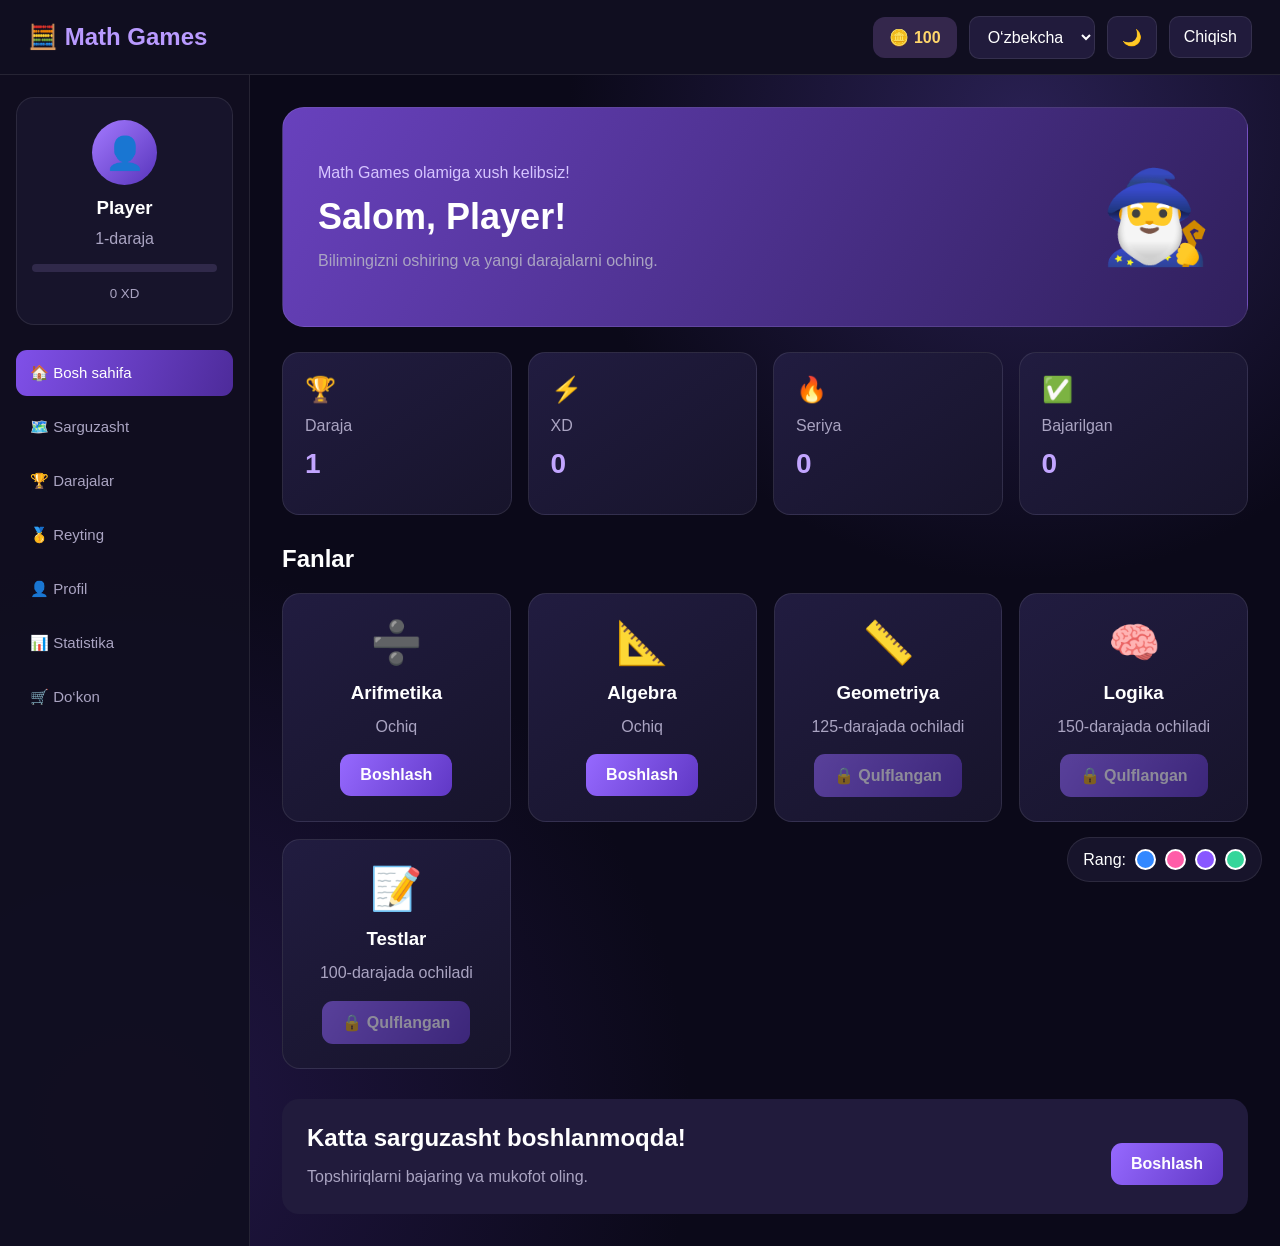
<file: index.html>
<!DOCTYPE html>
<html lang="uz">
<head>
    <meta charset="UTF-8">
    <meta name="viewport" content="width=device-width, initial-scale=1.0">
    <title>Math Games</title>
    <link rel="stylesheet" href="style.css">
</head>
<body>

<header class="header">
    <div class="logo">🧮 Math Games</div>

    <div class="header-right">
        <span class="gold">🪙 <b id="gold">100</b></span>

        <select id="languageSelect">
            <option value="uz">O‘zbekcha</option>
            <option value="ru">Русский</option>
        </select>

        <button id="themeBtn" class="icon-btn">🌙</button>
        <button id="logoutBtn" class="small-btn">Chiqish</button>
    </div>
</header>

<div class="app-layout">

    <aside class="sidebar">

        <div class="player-card">
            <div class="avatar" id="avatar">👤</div>
            <h3 id="username">Player</h3>
            <p id="level">1-daraja</p>

            <div class="xp-track">
                <div id="sidebarXPBar"></div>
            </div>

            <small><span id="sidebarXD">0</span> XD</small>
        </div>

        <nav>
            <button class="nav-btn active" data-page="home">🏠 Bosh sahifa</button>
            <button class="nav-btn" data-page="adventure">🗺️ Sarguzasht</button>
            <button class="nav-btn" data-page="levels">🏆 Darajalar</button>
            <button class="nav-btn" data-page="ranking">🥇 Reyting</button>
            <button class="nav-btn" data-page="profile">👤 Profil</button>
            <button class="nav-btn" data-page="stats">📊 Statistika</button>
            <button class="nav-btn" data-page="shop">🛒 Do‘kon</button>
        </nav>

    </aside>

    <main class="main-content">

        <!-- HOME -->
        <section id="home" class="page active">

            <div class="welcome">
                <div>
                    <p class="eyebrow">Math Games olamiga xush kelibsiz!</p>
                    <h1>Salom, <span id="homeUsername">Player</span>!</h1>
                    <p>Bilimingizni oshiring va yangi darajalarni oching.</p>
                </div>

                <div class="welcome-character">🧙‍♂️</div>
            </div>

            <div class="stats-grid">
                <div class="stat-card">
                    <span>🏆</span>
                    <p>Daraja</p>
                    <h2 id="homeLevel">1</h2>
                </div>

                <div class="stat-card">
                    <span>⚡</span>
                    <p>XD</p>
                    <h2 id="homeXD">0</h2>
                </div>

                <div class="stat-card">
                    <span>🔥</span>
                    <p>Seriya</p>
                    <h2 id="homeStreak">0</h2>
                </div>

                <div class="stat-card">
                    <span>✅</span>
                    <p>Bajarilgan</p>
                    <h2 id="homeDone">0</h2>
                </div>
            </div>

            <h2>Fanlar</h2>

            <div class="direction-grid">

                <div class="direction-card">
                    <span>➗</span>
                    <h3>Arifmetika</h3>
                    <p>Ochiq</p>
                    <button class="primary-btn subject-btn"
                            data-category="arithmetic">
                        Boshlash
                    </button>
                </div>

                <div class="direction-card">
                    <span>📐</span>
                    <h3>Algebra</h3>
                    <p>Ochiq</p>
                    <button class="primary-btn subject-btn"
                            data-category="algebra">
                        Boshlash
                    </button>
                </div>

                <div class="direction-card">
                    <span>📏</span>
                    <h3>Geometriya</h3>
                    <p>125-darajada ochiladi</p>
                    <button class="primary-btn subject-btn"
                            data-category="geometry">
                        Qulflangan
                    </button>
                </div>

                <div class="direction-card">
                    <span>🧠</span>
                    <h3>Logika</h3>
                    <p>150-darajada ochiladi</p>
                    <button class="primary-btn subject-btn"
                            data-category="logic">
                        Qulflangan
                    </button>
                </div>

                <div class="direction-card">
                    <span>📝</span>
                    <h3>Testlar</h3>
                    <p>100-darajada ochiladi</p>
                    <button class="primary-btn subject-btn"
                            data-category="tests">
                        Qulflangan
                    </button>
                </div>

            </div>

            <div class="adventure-banner">
                <div>
                    <h2>Katta sarguzasht boshlanmoqda!</h2>
                    <p>Topshiriqlarni bajaring va mukofot oling.</p>
                </div>

                <button class="primary-btn" data-open="adventure">
                    Boshlash
                </button>
            </div>

        </section>

        <!-- ADVENTURE -->
        <section id="adventure" class="page">
            <h1>🗺️ Sarguzasht</h1>
            <p>Hududlarni oching va matematik topshiriqlarni bajaring.</p>

            <div class="adventure-grid">
                <div class="map-card">
                    <span>🏔️</span>
                    <h2>Tog‘lar</h2>
                    <p>Birinchi sinovlar</p>
                    <button id="startAdventure" class="primary-btn">
                        Boshlash
                    </button>
                </div>

                <div class="map-card">
                    <span>🌲</span>
                    <h2>Sehrli o‘rmon</h2>
                    <p>Yangi sarguzashtlar</p>
                    <button class="primary-btn" disabled>
                        Qulflangan
                    </button>
                </div>
            </div>
        </section>

        <!-- LEVELS -->
        <section id="levels" class="page">
            <h1>🏆 Darajalar</h1>

            <div class="stats-grid">
                <div class="stat-card">
                    <p>Ochiq darajalar</p>
                    <h2 id="unlockedCount">1</h2>
                </div>

                <div class="stat-card">
                    <p>O‘tilgan darajalar</p>
                    <h2 id="levelDoneCount">0</h2>
                </div>
            </div>

            <div id="levelsList" class="levels-list"></div>
        </section>

        <!-- GAME -->
        <section id="game" class="page">

            <button id="backToGamePage" class="secondary-btn">
                ← Orqaga
            </button>

            <div class="game-card">

                <div class="game-top">
                    <span id="gameProgress">1 / 10</span>
                    <span id="gameCategory">Arifmetika</span>
                    <span id="gameTimer">02:23</span>
                </div>

                <div class="progress-track">
                    <div id="progressBar"></div>
                </div>

                <div class="game-character" id="gameCharacter">🧙‍♂️</div>

                <h1 id="gameTitle">Matematika</h1>
                <p id="gameStory">Darajangiz kuchli! O‘zingizga ishoning!</p>

                <h2 id="question">12 + 8 = ?</h2>

                <div id="answers" class="answers-grid"></div>

                <p id="answerMessage" class="answer-message"></p>

                <button id="nextQuestion" class="primary-btn" hidden>
                    Keyingi savol
                </button>

            </div>
        </section>

        <!-- TEST SETUP -->
        <section id="testSetup" class="page">
            <h1>Test sozlamalari</h1>

            <div class="settings-card">

                <label for="testAudience">Kim uchun test?</label>
                <select id="testAudience">
                    <option value="school">Maktab o‘quvchisi</option>
                    <option value="teacher">O‘qituvchi</option>
                    <option value="university">Universitet talabasi</option>
                </select>

                <div id="schoolGradeBox">
                    <label for="schoolGrade">Sinfni tanlang</label>
                    <select id="schoolGrade">
                        <option value="1">1-sinf</option>
                        <option value="2">2-sinf</option>
                        <option value="3">3-sinf</option>
                        <option value="4">4-sinf</option>
                        <option value="5">5-sinf</option>
                        <option value="6" selected>6-sinf</option>
                        <option value="7">7-sinf</option>
                        <option value="8">8-sinf</option>
                        <option value="9">9-sinf</option>
                        <option value="10">10-sinf</option>
                        <option value="11">11-sinf</option>
                    </select>
                </div>

                <div id="teacherLevelBox" hidden>
                    <label for="teacherLevel">O‘qituvchi darajasi</label>
                    <select id="teacherLevel">
                        <option value="beginner">Boshlang‘ich</option>
                        <option value="middle">O‘rta</option>
                        <option value="advanced">Yuqori</option>
                        <option value="expert">Mutaxassis</option>
                    </select>
                </div>

                <div id="courseBox" hidden>
                    <label for="universityCourse">Kursni tanlang</label>
                    <select id="universityCourse">
                        <option value="1">1-kurs</option>
                        <option value="2">2-kurs</option>
                        <option value="3">3-kurs</option>
                        <option value="4">4-kurs</option>
                    </select>
                </div>

                <label for="testDifficulty">Qiyinlik</label>
                <select id="testDifficulty">
                    <option value="easy">Oson</option>
                    <option value="medium" selected>O‘rta</option>
                    <option value="hard">Qiyin</option>
                </select>

                <label for="testCount">Savollar soni</label>
                <select id="testCount">
                    <option value="10">10</option>
                    <option value="20">20</option>
                    <option value="30">30</option>
                    <option value="50">50</option>
                </select>

                <button id="beginTest" class="primary-btn">
                    Testni boshlash
                </button>

            </div>
        </section>

        <!-- RANKING -->
        <section id="ranking" class="page">
            <h1>🥇 Reyting</h1>
            <p>O‘yinchilar natijalari bo‘yicha reyting.</p>

            <div class="table-wrap">
                <table>
                    <thead>
                        <tr>
                            <th>#</th>
                            <th>O‘yinchi</th>
                            <th>Daraja</th>
                            <th>XD</th>
                        </tr>
                    </thead>

                    <tbody id="rankingList"></tbody>
                </table>
            </div>
        </section>

        <!-- PUBLIC PROFILE -->
        <section id="publicProfile" class="page">
            <button class="secondary-btn" id="backToRanking">
                ← Orqaga
            </button>
            <div id="publicProfileContent"></div>
        </section>

        <!-- PROFILE -->
        <section id="profile" class="page">
            <h1>👤 Profil</h1>

            <div class="profile-card">
                <div class="avatar large" id="profileAvatar">👤</div>
                <h2 id="profileName">Player</h2>
                <p>Daraja: <b id="profileLevel">1</b></p>
                <p>🪙 <b id="profileGold">100</b></p>
                <p>⚡ <b id="profileXD">0 XD</b></p>
            </div>

            <div class="settings-card">
                <h2>Akkaunt sozlamalari</h2>

                <label for="editUsername">Yangi ism</label>
                <input id="editUsername" type="text" placeholder="Yangi ism">

                <label for="editLogin">Yangi login</label>
                <input id="editLogin" type="text" placeholder="Yangi login">

                <button id="saveProfileBtn" class="primary-btn">
                    Saqlash
                </button>

                <hr>

                <h2>Parolni o‘zgartirish</h2>

                <input id="oldPassword" type="password" placeholder="Eski parol">
                <input id="newPassword" type="password" placeholder="Yangi parol">
                <input id="confirmPassword" type="password" placeholder="Yangi parolni takrorlang">

                <button id="changePasswordBtn" class="primary-btn">
                    O‘zgartirish
                </button>

                <p id="profileMessage"></p>
                <p id="passwordMessage"></p>
            </div>
        </section>

        <!-- STATS -->
        <section id="stats" class="page">
            <h1>📊 Statistika</h1>

            <div class="stats-grid">
                <div class="stat-card">
                    <p>Daraja</p>
                    <h2 id="statsLevel">1</h2>
                </div>

                <div class="stat-card">
                    <p>XD</p>
                    <h2 id="statsXD">0</h2>
                </div>

                <div class="stat-card">
                    <p>Bajarilgan</p>
                    <h2 id="statsDone">0</h2>
                </div>

                <div class="stat-card">
                    <p>Seriya</p>
                    <h2 id="statsStreak">0</h2>
                </div>
            </div>
        </section>

        <!-- SHOP -->
        <section id="shop" class="page">
            <h1>🛒 Do‘kon</h1>

            <div class="shop-grid">
                <div class="shop-card">
                    <span>🧊</span>
                    <h2>Muzlatkich</h2>
                    <p>Kunlik seriyani saqlab qoladi.</p>
                    <b>150 🪙</b>
                    <button class="buy-btn" data-item="freeze" data-price="150">
                        Sotib olish
                    </button>
                </div>

                <div class="shop-card">
                    <span>🎭</span>
                    <h2>Yangi avatar</h2>
                    <p>Profil avataringizni yangilang.</p>
                    <b>250 🪙</b>
                    <button class="buy-btn" data-item="avatar" data-price="250">
                        Sotib olish
                    </button>
                </div>

                <div class="shop-card">
                    <span>📦</span>
                    <h2>Topshiriqlar to‘plami</h2>
                    <p>Qo‘shimcha topshiriqlar.</p>
                    <b>50 🪙</b>
                    <button class="buy-btn" data-item="task" data-price="50">
                        Sotib olish
                    </button>
                </div>
            </div>

            <p id="shopMessage" class="shop-message"></p>

            <!-- Promo area app.js tomonidan qo‘shiladi -->
        </section>

    </main>
</div>

<div class="theme-panel">
    <span>Rang:</span>
    <button class="color-btn" data-color="blue" title="Blue"></button>
    <button class="color-btn" data-color="pink" title="Pink"></button>
    <button class="color-btn" data-color="purple" title="Purple"></button>
    <button class="color-btn" data-color="green" title="Green"></button>
</div>

<script src="app.js"></script>

</body>
</html>
</file>
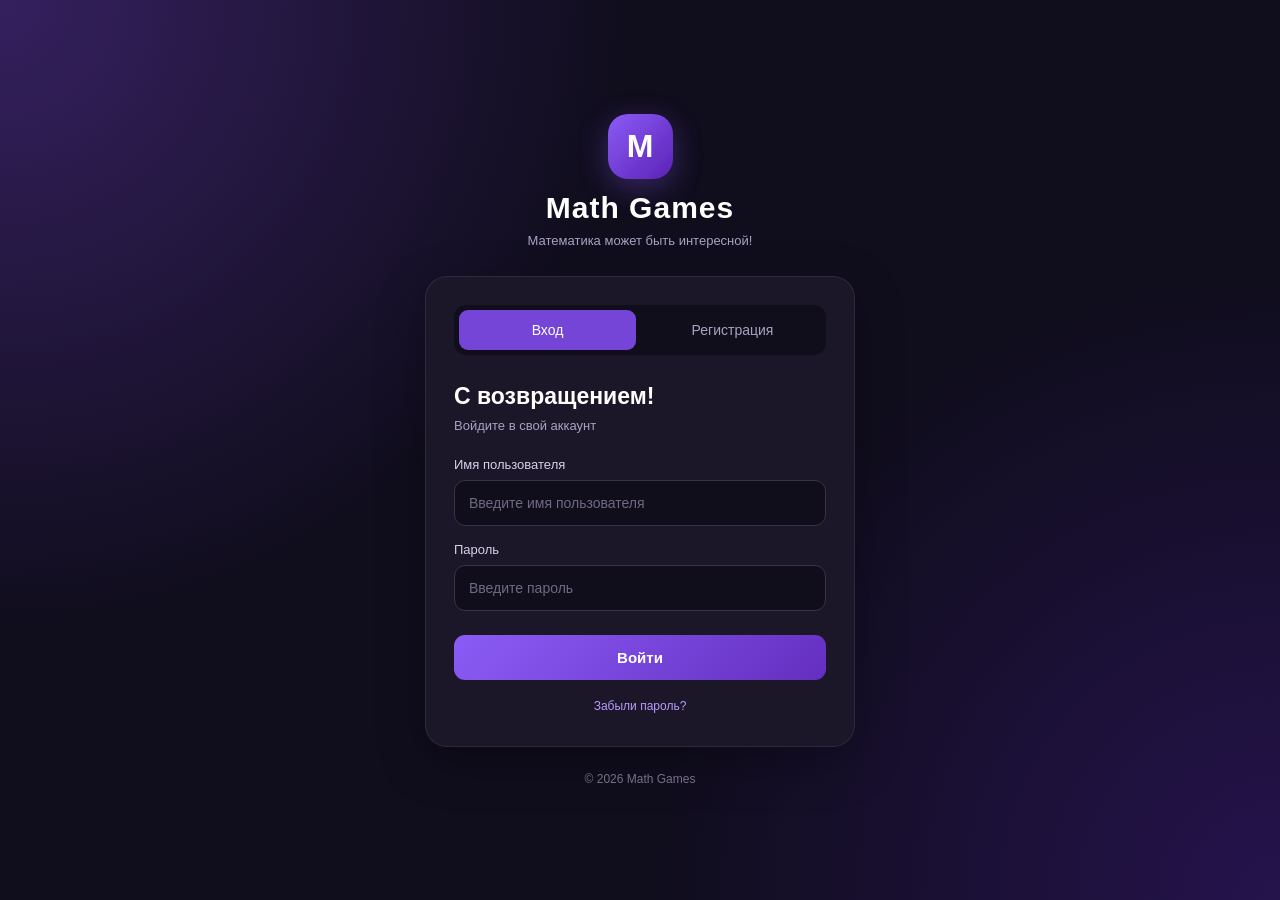
<file: login.html>
<!DOCTYPE html>
<html lang="ru">
<head>
    <meta charset="UTF-8">
    <meta name="viewport" content="width=device-width, initial-scale=1.0">
    <title>Math Games — Вход</title>
    <link rel="stylesheet" href="login.css">
</head>
<body>

    <div class="login-container">

        <div class="logo">
            <div class="logo-icon">M</div>
            <h1>Math Games</h1>
            <p>Математика может быть интересной!</p>
        </div>

        <div class="login-card">

            <div class="tabs" id="authTabs">
                <button class="tab active" id="loginTab">Вход</button>
                <button class="tab" id="registerTab">Регистрация</button>
            </div>

            <form id="loginForm">
                <h2>С возвращением!</h2>
                <p>Войдите в свой аккаунт</p>

                <label>Имя пользователя</label>
                <input type="text" id="loginUsername"
                    placeholder="Введите имя пользователя" required>

                <label>Пароль</label>
                <input type="password" id="loginPassword"
                    placeholder="Введите пароль" required>

                <button type="submit" class="main-button">Войти</button>

                <div id="loginMessage"></div>

                <button type="button" class="forgot-link" id="forgotBtn">
                    Забыли пароль?
                </button>
            </form>

            <form id="registerForm" class="hidden">
                <h2>Создать аккаунт</h2>
                <p>Присоединяйтесь к Math Games</p>

                <label>Имя пользователя</label>
                <input type="text" id="registerUsername"
                    placeholder="Придумайте имя пользователя"
                    required minlength="3">

                <label>Пароль</label>
                <input type="password" id="registerPassword"
                    placeholder="Придумайте пароль"
                    required minlength="8">

                <label>Повторите пароль</label>
                <input type="password" id="repeatPassword"
                    placeholder="Повторите пароль"
                    required minlength="8">

                <button type="submit" class="main-button">
                    Создать аккаунт
                </button>

                <div id="registerMessage"></div>
            </form>

            <form id="recoveryForm" class="hidden">
                <h2>Восстановление пароля</h2>
                <p>Подтвердите данные своего аккаунта</p>

                <label>Имя пользователя</label>
                <input type="text" id="recoveryUsername"
                    placeholder="Введите имя пользователя" required>

                <label>Количество золотых монет</label>
                <input type="number" id="recoveryGold"
                    placeholder="Например: 250" required min="0">

                <label>Уровень аккаунта</label>
                <input type="number" id="recoveryLevel"
                    placeholder="Например: 5" required min="1">

                <label>Количество XP</label>
                <input type="number" id="recoveryXP"
                    placeholder="Например: 120" required min="0">

                <button type="submit" class="main-button">
                    Проверить данные
                </button>

                <div id="recoveryMessage"></div>
            </form>

            <form id="newPasswordForm" class="hidden">
                <h2>Новый пароль</h2>
                <p>Придумайте новый пароль для аккаунта</p>

                <label>Новый пароль</label>
                <input type="password" id="newPassword"
                    placeholder="Введите новый пароль"
                    required minlength="8">

                <label>Повторите новый пароль</label>
                <input type="password" id="repeatNewPassword"
                    placeholder="Повторите новый пароль"
                    required minlength="8">

                <button type="submit" class="main-button">
                    Сохранить пароль
                </button>

                <div id="newPasswordMessage"></div>
            </form>

            <button type="button" id="backToLogin" class="forgot-link hidden">
                Вернуться ко входу
            </button>

        </div>

        <footer>© 2026 Math Games</footer>

    </div>

    <script src="login.js"></script>
</body>
</html>
</file>
<file: style.css>
:root {
    --bg: #0b0919;
    --panel: #17142b;
    --panel2: #211b3c;
    --purple: #8855f7;
    --purple2: #6339c5;
    --text: #ffffff;
    --muted: #aaa4c2;
    --border: rgba(255,255,255,.09);
    --green: #35d69a;
    --red: #ff5d78;
}

* {
    margin: 0;
    padding: 0;
    box-sizing: border-box;
}

body {
    min-height: 100vh;
    background:
        radial-gradient(circle at 80% 10%, #292052 0, transparent 30%),
        radial-gradient(circle at 10% 90%, #211644 0, transparent 35%),
        var(--bg);
    color: var(--text);
    font-family: Arial, sans-serif;
}

button, input, select {
    font: inherit;
}

button {
    cursor: pointer;
    transition: .2s;
}

button:hover:not(:disabled) {
    transform: translateY(-2px);
    filter: brightness(1.15);
}

button:disabled {
    cursor: not-allowed;
    opacity: .5;
}

.header {
    min-height: 75px;
    padding: 15px 28px;
    display: flex;
    justify-content: space-between;
    align-items: center;
    gap: 15px;
    background: #100e20;
    border-bottom: 1px solid var(--border);
    position: sticky;
    top: 0;
    z-index: 20;
}

.logo {
    font-size: 24px;
    font-weight: 800;
    color: #b99aff;
}

.header-right {
    display: flex;
    align-items: center;
    gap: 12px;
}

.gold {
    background: #34274c;
    padding: 11px 16px;
    border-radius: 12px;
    color: #ffd66b;
}

.header-right select,
.icon-btn,
.small-btn {
    background: var(--panel2);
    color: white;
    border: 1px solid var(--border);
    padding: 11px 14px;
    border-radius: 10px;
}

.app-layout {
    display: flex;
    min-height: calc(100vh - 75px);
}

.sidebar {
    width: 250px;
    flex-shrink: 0;
    padding: 22px 16px;
    background: rgba(16,14,32,.95);
    border-right: 1px solid var(--border);
}

.player-card {
    text-align: center;
    background: var(--panel);
    border: 1px solid var(--border);
    padding: 22px 15px;
    border-radius: 18px;
    margin-bottom: 25px;
}

.avatar {
    width: 65px;
    height: 65px;
    margin: 0 auto 12px;
    display: grid;
    place-items: center;
    background: linear-gradient(135deg,#a47aff,#5734bb);
    border-radius: 50%;
    font-size: 32px;
}

.avatar.large {
    width: 95px;
    height: 95px;
    font-size: 45px;
}

.player-card h3 {
    margin-bottom: 7px;
}

.player-card p,
.player-card small {
    color: var(--muted);
}

.xp-track,
.progress-track {
    height: 8px;
    background: #30294a;
    border-radius: 20px;
    overflow: hidden;
    margin: 12px 0;
}

#sidebarXPBar,
#progressBar {
    height: 100%;
    width: 0;
    background: linear-gradient(90deg,#8a5cff,#c09aff);
    border-radius: 20px;
    transition: width .3s;
}

.sidebar nav {
    display: flex;
    flex-direction: column;
    gap: 8px;
}

.nav-btn {
    text-align: left;
    padding: 14px;
    color: var(--muted);
    background: transparent;
    border-radius: 11px;
    border: none;
    font-size: 15px;
}

.nav-btn:hover,
.nav-btn.active {
    color: white;
    background: linear-gradient(110deg,#8050e9,#4d2b9a);
}

.main-content {
    flex: 1;
    width: 100%;
    max-width: 1500px;
    padding: 32px;
    margin: 0 auto;
}

.page {
    display: none;
    animation: fadeIn .25s ease;
}

.page.active {
    display: block;
}

@keyframes fadeIn {
    from { opacity: 0; transform: translateY(8px); }
    to { opacity: 1; transform: translateY(0); }
}

h1 {
    font-size: 30px;
    margin-bottom: 22px;
}

h2 {
    margin-bottom: 12px;
}

p {
    color: var(--muted);
    line-height: 1.6;
}

.welcome {
    min-height: 220px;
    padding: 35px;
    display: flex;
    justify-content: space-between;
    align-items: center;
    background: linear-gradient(120deg,#6841bd,#30205c);
    border: 1px solid var(--border);
    border-radius: 22px;
    margin-bottom: 25px;
}

.welcome h1 {
    margin: 10px 0;
    font-size: 36px;
}

.eyebrow {
    color: #d6c5ff;
}

.welcome-character {
    font-size: 90px;
}

.stats-grid {
    display: grid;
    grid-template-columns: repeat(4,1fr);
    gap: 16px;
    margin: 22px 0 30px;
}

.stat-card {
    padding: 22px;
    background: linear-gradient(145deg,#211c40,#17142b);
    border: 1px solid var(--border);
    border-radius: 17px;
}

.stat-card span {
    font-size: 25px;
}

.stat-card p {
    margin: 9px 0;
}

.stat-card h2 {
    color: #c2a5ff;
    font-size: 28px;
}

.direction-grid,
.adventure-grid,
.shop-grid {
    display: grid;
    grid-template-columns: repeat(auto-fit,minmax(190px,1fr));
    gap: 17px;
    margin: 20px 0 30px;
}

.direction-card,
.map-card,
.shop-card {
    background: linear-gradient(145deg,#211c40,#17142b);
    border: 1px solid var(--border);
    border-radius: 18px;
    padding: 24px;
    text-align: center;
}

.direction-card > span,
.map-card > span,
.shop-card > span {
    display: block;
    font-size: 42px;
    margin-bottom: 15px;
}

.direction-card h3,
.shop-card h2 {
    margin-bottom: 10px;
}

.primary-btn {
    padding: 12px 20px;
    background: linear-gradient(120deg,#9669ff,#6038c5);
    color: white;
    border: none;
    border-radius: 11px;
    font-weight: bold;
    margin-top: 15px;
}

.secondary-btn {
    padding: 11px 17px;
    background: var(--panel2);
    color: white;
    border: 1px solid var(--border);
    border-radius: 10px;
    margin-bottom: 20px;
}

.adventure-banner {
    display: flex;
    justify-content: space-between;
    align-items: center;
    gap: 20px;
    padding: 25px;
    background: var(--panel2);
    border-radius: 17px;
    margin-top: 25px;
}

.levels-list {
    display: grid;
    grid-template-columns: repeat(auto-fill,minmax(110px,1fr));
    gap: 12px;
    margin-top: 25px;
}

.level-card {
    background: var(--panel2);
    color: white;
    border: 1px solid var(--border);
    border-radius: 13px;
    padding: 18px 8px;
    display: flex;
    flex-direction: column;
    gap: 9px;
}

.level-card.unlocked {
    background: linear-gradient(135deg,#7145ce,#41277f);
}

.level-card.completed {
    border: 1px solid var(--green);
}

.level-card.locked {
    opacity: .35;
}

.game-card {
    max-width: 750px;
    margin: 20px auto;
    padding: 30px;
    background: linear-gradient(145deg,#211c40,#17142b);
    border: 1px solid var(--border);
    border-radius: 22px;
    text-align: center;
}

.game-top {
    display: flex;
    justify-content: space-between;
    gap: 10px;
    color: #c7b0ff;
    margin-bottom: 20px;
}

.game-character {
    font-size: 65px;
    margin: 20px 0;
}

.game-card h1 {
    color: #c5aaff;
}

.game-card > h2 {
    font-size: 32px;
    margin: 30px 0;
}

.answers-grid {
    display: grid;
    grid-template-columns: repeat(2,1fr);
    gap: 13px;
}

.answer-option {
    background: #30264f;
    border: 1px solid var(--border);
    border-radius: 12px;
    color: white;
    padding: 17px;
    font-size: 20px;
}

.answer-option.correct {
    background: #176d50;
    border-color: var(--green);
}

.answer-option.wrong {
    background: #762c43;
    border-color: var(--red);
}

.answer-message {
    margin: 20px 0;
    font-weight: bold;
}

.settings-card,
.profile-card {
    max-width: 650px;
    padding: 28px;
    background: var(--panel);
    border: 1px solid var(--border);
    border-radius: 18px;
    margin: 20px 0;
}

.settings-card label {
    display: block;
    margin: 16px 0 8px;
    color: var(--muted);
}

.settings-card input,
.settings-card select,
.promo-form input {
    width: 100%;
    padding: 13px;
    border-radius: 10px;
    border: 1px solid #514477;
    background: #100e20;
    color: white;
    outline: none;
}

.settings-card input:focus,
.settings-card select:focus,
.promo-form input:focus {
    border-color: var(--purple);
}

.settings-card hr {
    border: 0;
    border-top: 1px solid var(--border);
    margin: 25px 0;
}

.table-wrap {
    overflow-x: auto;
}

table {
    width: 100%;
    border-collapse: collapse;
    background: var(--panel);
    border-radius: 13px;
    overflow: hidden;
}

th, td {
    padding: 16px;
    text-align: left;
    border-bottom: 1px solid var(--border);
}

th {
    color: #c4a6ff;
    background: var(--panel2);
}

.profile-card {
    text-align: center;
}

.profile-card p {
    margin: 10px;
}

.shop-card b {
    display: block;
    color: #ffd66b;
    margin: 15px;
}

.shop-card .buy-btn {
    width: 100%;
    padding: 12px;
    color: white;
    background: linear-gradient(120deg,#9565ff,#5935bd);
    border: none;
    border-radius: 10px;
}

.shop-message {
    margin: 15px 0;
    color: var(--green);
}

#promoArea {
    max-width: 650px;
    margin: 30px 0;
}

.promo-form {
    display: flex;
    gap: 10px;
    margin-top: 18px;
}

.promo-form .primary-btn {
    flex-shrink: 0;
    margin: 0;
}

#promoMessage {
    margin-top: 15px;
    color: var(--green);
}

.result-card {
    padding: 25px;
    margin-top: 20px;
    background: var(--panel2);
    border-radius: 15px;
}

.result-card p {
    margin: 10px;
}

.theme-panel {
    position: fixed;
    bottom: 18px;
    right: 18px;
    display: flex;
    align-items: center;
    gap: 9px;
    padding: 11px 15px;
    background: #17142b;
    border: 1px solid var(--border);
    border-radius: 30px;
    z-index: 15;
}

.color-btn {
    width: 21px;
    height: 21px;
    border-radius: 50%;
    border: 2px solid white;
}

.color-btn[data-color="blue"] { background: #3288ff; }
.color-btn[data-color="pink"] { background: #ff5da8; }
.color-btn[data-color="purple"] { background: #8957ff; }
.color-btn[data-color="green"] { background: #35d69a; }

/* LIGHT THEME */

body.light {
    --bg: #f0edf9;
    --panel: #ffffff;
    --panel2: #e9e3f7;
    --text: #21183d;
    --muted: #6c6480;
    --border: rgba(40,25,80,.13);
    background: var(--bg);
    color: var(--text);
}

body.light .header,
body.light .sidebar {
    background: #ffffff;
}

body.light .direction-card,
body.light .stat-card,
body.light .shop-card,
body.light .game-card,
body.light .settings-card,
body.light .profile-card,
body.light table {
    background: #ffffff;
    color: #21183d;
}

body.light .answer-option {
    background: #eee8fa;
    color: #21183d;
}

body.light .settings-card input,
body.light .settings-card select,
body.light .promo-form input {
    background: #f5f1ff;
    color: #21183d;
}

/* COLOR THEMES */

body[data-color="blue"] { --purple: #3288ff; }
body[data-color="pink"] { --purple: #ff5da8; }
body[data-color="green"] { --purple: #35b989; }

/* MOBILE */

@media (max-width: 900px) {
    .sidebar {
        width: 210px;
    }

    .stats-grid {
        grid-template-columns: repeat(2,1fr);
    }

    .main-content {
        padding: 22px;
    }
}

@media (max-width: 650px) {
    .header {
        flex-wrap: wrap;
        padding: 14px;
    }

    .header-right {
        flex-wrap: wrap;
    }

    .app-layout {
        flex-direction: column;
    }

    .sidebar {
        width: 100%;
        padding: 12px;
    }

    .sidebar nav {
        flex-direction: row;
        overflow-x: auto;
    }

    .nav-btn {
        white-space: nowrap;
        font-size: 13px;
        padding: 11px;
    }

    .player-card {
        display: none;
    }

    .main-content {
        padding: 17px;
    }

    .welcome {
        padding: 23px;
    }

    .welcome h1 {
        font-size: 25px;
    }

    .welcome-character {
        font-size: 55px;
    }

    .stats-grid {
        grid-template-columns: repeat(2,1fr);
    }

    .answers-grid {
        grid-template-columns: 1fr;
    }

    .game-card {
        padding: 20px;
    }

    .adventure-banner {
        flex-direction: column;
        align-items: flex-start;
    }

    .promo-form {
        flex-direction: column;
    }

    .theme-panel {
        bottom: 8px;
        right: 8px;
    }
}
</file>
<file: login.css>
* {
    margin: 0;
    padding: 0;
    box-sizing: border-box;
    font-family: Arial, sans-serif;
}

body {
    min-height: 100vh;
    display: flex;
    justify-content: center;
    align-items: center;
    padding: 25px;
    background:
        radial-gradient(circle at top left, #35205f, transparent 40%),
        radial-gradient(circle at bottom right, #25134d, transparent 40%),
        #100d1d;
    color: white;
}

.login-container {
    width: 100%;
    max-width: 430px;
    text-align: center;
}

.logo {
    margin-bottom: 28px;
}

.logo-icon {
    width: 65px;
    height: 65px;
    margin: 0 auto 12px;
    display: flex;
    align-items: center;
    justify-content: center;
    border-radius: 20px;
    background: linear-gradient(135deg, #8b5cf6, #5b21b6);
    box-shadow: 0 8px 30px #8b5cf655;
    font-size: 32px;
    font-weight: bold;
}

.logo h1 {
    font-size: 30px;
    letter-spacing: 1px;
}

.logo p {
    color: #aaa1c2;
    font-size: 13px;
    margin-top: 8px;
}

.login-card {
    padding: 28px;
    border: 1px solid #ffffff15;
    border-radius: 22px;
    background: #1b1729;
    box-shadow: 0 15px 50px #00000045;
    text-align: left;
}

.tabs {
    display: flex;
    gap: 8px;
    padding: 5px;
    margin-bottom: 28px;
    background: #110e1c;
    border-radius: 12px;
}

.tab {
    flex: 1;
    padding: 12px;
    border: none;
    border-radius: 9px;
    color: #aaa1c2;
    background: transparent;
    cursor: pointer;
    font-size: 14px;
    transition: 0.2s;
}

.tab.active {
    background: #7545d8;
    color: white;
}

form h2 {
    font-size: 23px;
    margin-bottom: 8px;
}

form > p {
    color: #aaa1c2;
    font-size: 13px;
    margin-bottom: 24px;
}

label {
    display: block;
    margin: 16px 0 8px;
    color: #d8d0e9;
    font-size: 13px;
}

input {
    width: 100%;
    padding: 14px;
    outline: none;
    border: 1px solid #393149;
    border-radius: 11px;
    background: #110e1c;
    color: white;
    font-size: 14px;
    transition: 0.2s;
}

input:focus {
    border-color: #9868ff;
    box-shadow: 0 0 0 3px #9868ff20;
}

input::placeholder {
    color: #716981;
}

.main-button {
    width: 100%;
    margin-top: 24px;
    padding: 14px;
    border: none;
    border-radius: 11px;
    background: linear-gradient(135deg, #8b5cf6, #642fc0);
    color: white;
    font-size: 15px;
    font-weight: bold;
    cursor: pointer;
    transition: 0.2s;
}

.main-button:hover {
    transform: translateY(-2px);
    box-shadow: 0 8px 25px #8b5cf640;
}

.main-button:active {
    transform: scale(0.98);
}

#loginMessage,
#registerMessage,
#recoveryMessage,
#newPasswordMessage {
    margin-top: 14px;
    font-size: 13px;
    text-align: center;
    line-height: 1.5;
}

.forgot-link {
    display: block;
    margin: 14px auto 0;
    padding: 5px;
    border: none;
    background: transparent;
    color: #b69aff;
    font-size: 12px;
    cursor: pointer;
}

.forgot-link:hover {
    color: white;
    text-decoration: underline;
}

.hidden {
    display: none !important;
}

footer {
    margin-top: 25px;
    color: #777087;
    font-size: 12px;
}

@media (max-width: 480px) {
    .login-card {
        padding: 22px 18px;
    }

    .logo h1 {
        font-size: 26px;
    }

    form h2 {
        font-size: 21px;
    }
}
</file>
